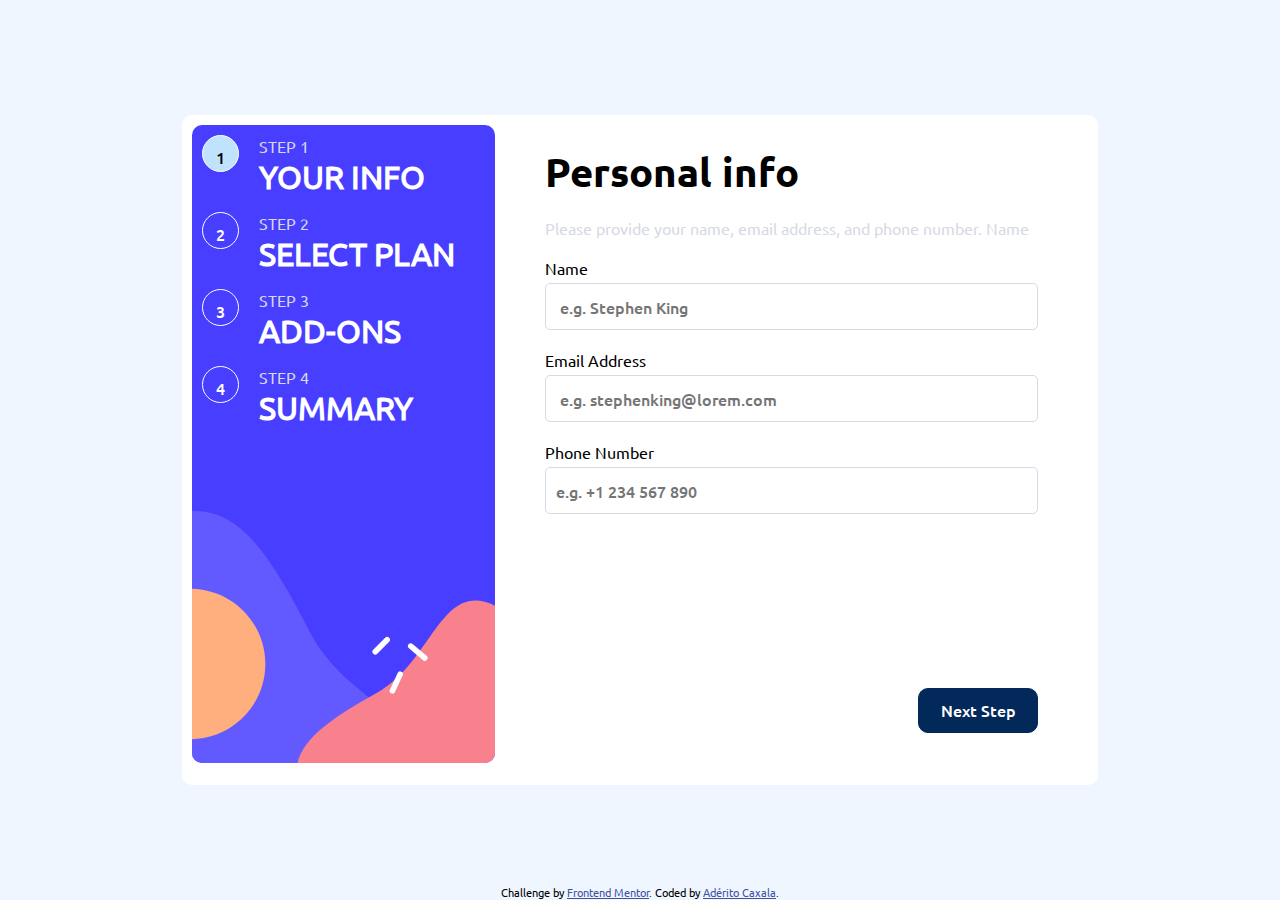
<file: index.html>
<!DOCTYPE html>
<html lang="pt-br">
<head>
  <meta charset="UTF-8">
  <meta name="viewport" content="width=device-width, initial-scale=1.0"> 
  <link rel="icon" type="image/png" sizes="32x32" href="assets/images/favicon-32x32.png"> 
  <title>Frontend Mentor | Multi-step form</title>
  <link rel="stylesheet" href="styles/style.css">
  <link rel="stylesheet" href="styles/media-query.css">
</head>
<body>
  <main>
    <!-- Sidebar start -->
    <section id="side-bar">
      <div>
        <div class="circle selected">1</div>
        <div class="info">
          <span>STEP 1</span>
          <h1>YOUR INFO</h1>
        </div>
      </div>
      <div>
        <div class="circle">2</div>
        <div class="info">
          <span>STEP 2</span>
          <h1>SELECT PLAN</h1>
        </div>
      </div>
      <div>
        <div class="circle">3</div>
        <div class="info">
          <span>STEP 3</span>
          <h1>ADD-ONS</h1>
        </div>
      </div>
      <div>
        <div class="circle">4</div>
        <div class="info">
          <span>STEP 4</span>
          <h1>SUMMARY</h1>
        </div>
      </div>
    </section>
    <!-- Sidebar end -->
    <!-- Step 1 start -->
    <section id="personal-info">
      <form action="#" method="post">
        <div>
          <h1>Personal info</h1>
        </div>
        <div>
          <p>
            Please provide your name, email address, and phone number.
            Name
          </p>
        </div>
        <div class="field">
          <div id="field-name">
            <label for="name">Name</label>
          </div>
          <input type="text" name="name" id="name" placeholder=" e.g. Stephen King" data-erro="none">
        </div>
        <div class="field">
          <div id="field-email">
            <label for="email">Email Address</label>
          </div>
          <input type="email" name="email" id="email" placeholder=" e.g. stephenking@lorem.com" data-erro="none">
        </div>
        <div class="field">
          <div id="field-number">
            <label for="phoneNumber">Phone Number</label>
          </div>
          <input type="text" autocomplete="tel" name="phone" id="phoneNumber" placeholder="e.g. +1 234 567 890" data-erro="none">
        </div>
      </form>
      <footer>
        <button id="btnNext-personal" type="submit">Next Step</button>
      </footer>
    </section>
  </main>
  <!-- Step 1 End -->
  <div class="attribution">
    Challenge by <a href="https://www.frontendmentor.io?ref=challenge" target="_blank">Frontend Mentor</a>. 
    Coded by <a href="https://www.linkedin.com/in/adérito-caxala" rel="noopener" target="_blank">Adérito Caxala</a>.
  </div>
  <script src="script/index.js"></script>
</body>
</html>
</file>
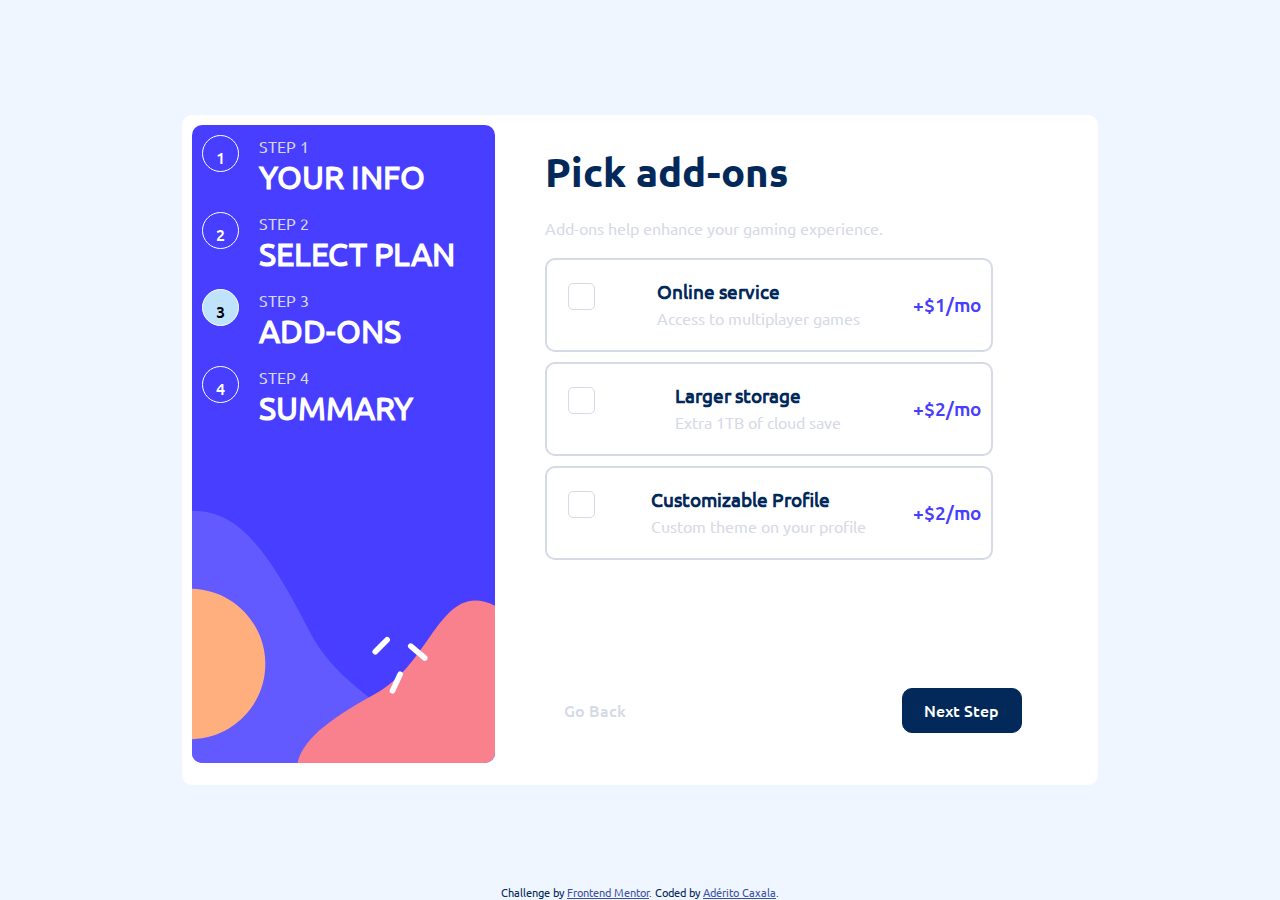
<file: add-ons.html>
<!DOCTYPE html>
<html lang="pt-br">
<head>
    <meta charset="UTF-8">
    <meta http-equiv="X-UA-Compatible" content="IE=edge">
    <meta name="viewport" content="width=device-width, initial-scale=1.0">
    <link rel="icon" type="image/png" sizes="32x32" href="assets/images/favicon-32x32.png"> 
    <title>Frontend Mentor | Multi-step form</title>
    <link rel="stylesheet" href="styles/add-ons/style.css">
    <link rel="stylesheet" href="styles/add-ons/media-query.css">
</head>
<body> 
    <main>
        <section id="side-bar">
        <div>
            <div class="circle">1</div>
            <div class="info">
                <span>STEP 1</span>
                <h1>YOUR INFO</h1>
            </div>
        </div>
        <div>
            <div class="circle">2</div>
            <div class="info">
                <span>STEP 2</span>
                <h1>SELECT PLAN</h1>
            </div>
        </div>
        <div>
            <div class="circle selected">3</div>
            <div class="info">
                <span>STEP 3</span>
                <h1>ADD-ONS</h1>
            </div>
        </div>
        <div>
            <div class="circle">4</div>
                <div class="info">
                <span>STEP 4</span>
                <h1>SUMMARY</h1>
            </div>
        </div>
        </section>
      <!-- Step 3 start -->
        <section id="add-ons">
            <form action="#" method="post">
                <div>
                    <h1>Pick add-ons</h1>
                </div>
                <div>
                    <p>
                        <span>Add-ons help enhance your gaming experience.</span>
                    </p>
                </div>
                <div class="cards-container">
                    <div class="card">
                        <div>
                            <input type="checkbox" name="onlineService" id="onlineService">
                        </div>
                        <p>
                            <strong>Online service</strong> <br><span>Access to multiplayer games</span>
                        </p>
                        <p class="price">+$1/mo</p>
                    </div>
                    <div class="card">
                        <div>
                            <input type="checkbox" name="lagerStorage" id="lagerStorage">
                        </div>
                        <p>
                            <strong>Larger storage</strong><br><span>Extra 1TB of cloud save</span>
                        </p>
                        <p class="price">+$2/mo</p>
                    </div>
                    <div class="card">
                        <div>
                            <input type="checkbox" name="customProfile" id="customProfile">
                        </div>
                        <p>
                            <strong>Customizable Profile</strong> <br><span>Custom theme on your profile</span>
                        </p>
                        <p class="price">+$2/mo</p>
                    </div>
                </div>
            </form>
            <footer>
                <button id="btnGoBack">Go Back</button>
                <button id="btnNext">Next Step</button>
            </footer>
        </section>
        <!-- Step 3 end -->
  </main>
  <div class="attribution">
    Challenge by <a href="https://www.frontendmentor.io?ref=challenge" target="_blank">Frontend Mentor</a>. 
    Coded by <a href="https://www.linkedin.com/in/adérito-caxala" rel="noopener noreferer" target="_blank">Adérito Caxala</a>.
  </div>
  <script src="script/add-ons.js"></script>
</body>
</html>
</file>
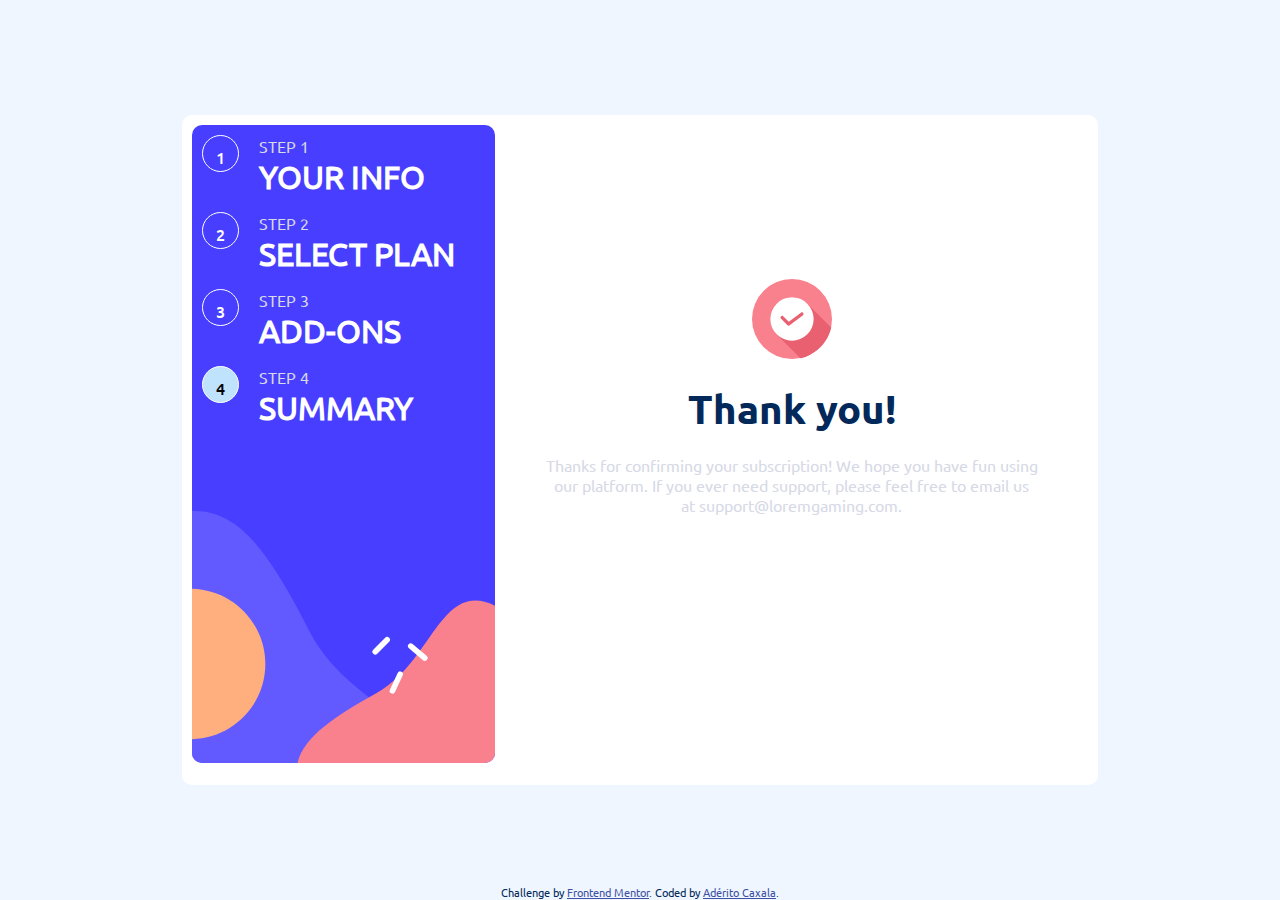
<file: finish-up.html>
<!DOCTYPE html>
<html lang="pt-br">
<head>
    <meta charset="UTF-8">
    <meta http-equiv="X-UA-Compatible" content="IE=edge">
    <meta name="viewport" content="width=device-width, initial-scale=1.0">
    <link rel="icon" type="image/png" sizes="32x32" href="assets/images/favicon-32x32.png"> 
    <title>Frontend Mentor | Multi-step form</title>
    <link rel="stylesheet" href="styles/finish-up/style.css">
    <link rel="stylesheet" href="styles/finish-up/media-query.css">
</head>
<body> 
    <main>
        <section id="side-bar">
        <div>
            <div class="circle">1</div>
            <div class="info">
                <span>STEP 1</span>
                <h1>YOUR INFO</h1>
            </div>
        </div>
        <div>
            <div class="circle">2</div>
            <div class="info">
                <span>STEP 2</span>
                <h1>SELECT PLAN</h1>
            </div>
        </div>
        <div>
            <div class="circle">3</div>
            <div class="info">
                <span>STEP 3</span>
                <h1>ADD-ONS</h1>
            </div>
        </div>
        <div>
            <div class="circle selected">4</div>
                <div class="info">
                <span>STEP 4</span>
                <h1>SUMMARY</h1>
            </div>
        </div>
        </section>
        <!-- Step 5 start -->
        <section id="finish-up">
            <form action="#" method="post">
                <div>
                    <img src="assets/images/icon-thank-you.svg" alt="">
                </div>
                <div>
                    <h1>Thank you!</h1>
                </div>
                <div>
                    <p>
                        <span>
                            Thanks for confirming your subscription! We hope you have fun
                            using our platform. If you ever need support, please feel free
                            to email us at support@loremgaming.com.
                        </span>
                    </p>
                </div>
            </form>
        </section>
        <!-- Step 5 end -->
  </main>
  <div class="attribution">
    Challenge by <a href="https://www.frontendmentor.io?ref=challenge" target="_blank">Frontend Mentor</a>. 
    Coded by <a href="https://www.linkedin.com/in/adérito-caxala" rel="noopener noreferer" target="_blank">Adérito Caxala</a>.
  </div>
</body>
</html>
</file>
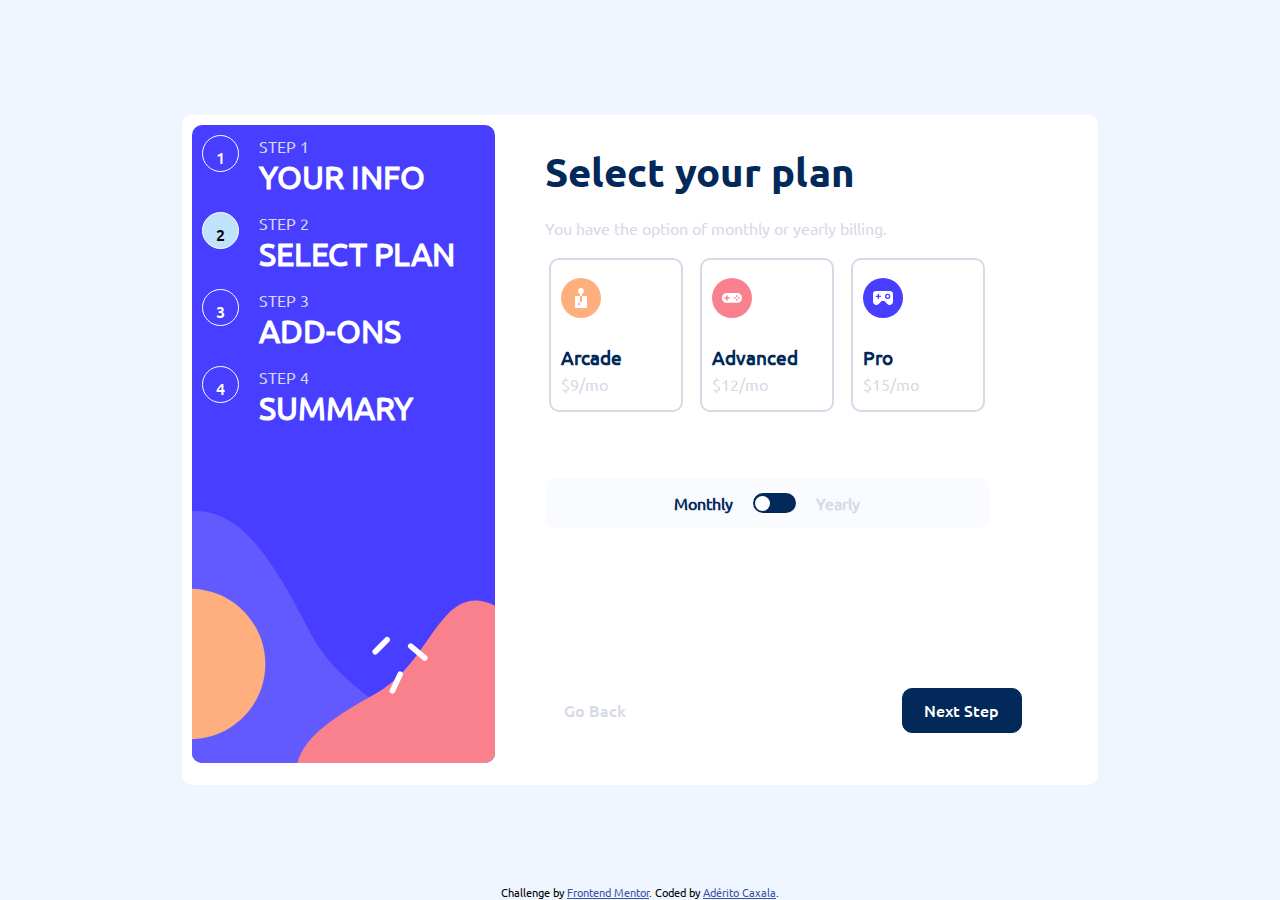
<file: select-plan.html>
<!DOCTYPE html>
<html lang="pt-br">
<head>
    <meta charset="UTF-8">
    <meta http-equiv="X-UA-Compatible" content="IE=edge">
    <meta name="viewport" content="width=device-width, initial-scale=1.0">
    <link rel="icon" type="image/png" sizes="32x32" href="assets/images/favicon-32x32.png"> 
    <title>Frontend Mentor | Multi-step form</title>
    <link rel="stylesheet" href="styles/select-plan/style.css">
    <link rel="stylesheet" href="styles/select-plan/media-query.css">
</head>
<body> 
    <main>
        <section id="side-bar">
        <div>
            <div class="circle">1</div>
                <div class="info">
                <span>STEP 1</span>
                <h1>YOUR INFO</h1>
            </div>
        </div>
        <div>
            <div class="circle selected">2</div>
                <div class="info">
                <span>STEP 2</span>
                <h1>SELECT PLAN</h1>
            </div>
        </div>
        <div>
            <div class="circle">3</div>
                <div class="info">
                <span>STEP 3</span>
                <h1>ADD-ONS</h1>
            </div>
        </div>
        <div>
            <div class="circle">4</div>
                <div class="info">
                <span>STEP 4</span>
                <h1>SUMMARY</h1>
            </div>
        </div>
        </section>
     <!-- Step 2 start -->
        <section id="select-plan">
            <form action="#" method="post">
                <div>
                    <h1>Select your plan</h1>
                </div>
                <div>
                    <p>
                        <span>You have the option of monthly or yearly billing.</span>
                    </p>
                </div>
                <div class="cards-container">
                    <div class="card">
                        <div id="arcade-img"></div>
                        <p><strong>Arcade</strong> <br><span id="sarcade">$9/mo</span></p>
                    </div>
                    <div class="card">
                        <div id="advanced-img"></div>
                        <p>
                            <strong>Advanced</strong> <br>
                            <span id="sadvanced">$12/mo</span>
                        </p>
                    </div>
                    <div class="card">
                        <div id="pro-img"></div>
                        <p><strong>Pro</strong> <br><span id="spro">$15/mo</span></p>
                    </div>
                </div>
                <div id="erro">
                    <p></p>
                </div>
                <div id="time">
                    <p>
                        <span class="selected-time"><strong>Monthly</strong></span>
                    </p>
                    <div id="toggle-back">
                        <div id="toggle"></div>
                    </div>
                    <p>
                        <span><strong>Yearly</strong></span>
                    </p>
                </div>
            </form>
            <footer>
                <button id="btnGoBack">Go Back</button>
                <button id="btnNext">Next Step</button>
            </footer>
        </section>
   <!-- Step 2 end -->
    
    <!-- Step 3 start -->
    <!-- <section>
    
      Pick add-ons
      Add-ons help enhance your gaming experience.
    
      Online service
      Access to multiplayer games
      +$1/mo
    
      Larger storage
      Extra 1TB of cloud save
      +$2/mo
    
      Customizable Profile
      Custom theme on your profile
      +$2/mo
    </section>
    Go Back
    Next Step -->
    <!-- Step 3 end -->
    <!-- Step 4 start -->
    <!-- Finishing up
    Double-check everything looks OK before confirming. -->
    <!-- Dynamically add subscription and add-on selections here -->
    <!-- Total (per month/year)
    Go Back
    Confirm -->
    <!-- Step 4 end -->
    <!-- Step 5 start -->
    <!-- Thank you!
    Thanks for confirming your subscription! We hope you have fun
    using our platform. If you ever need support, please feel free
    to email us at support@loremgaming.com.
    Step 5 end -->
  </main>
  
  <div class="attribution">
    Challenge by <a href="https://www.frontendmentor.io?ref=challenge" target="_blank">Frontend Mentor</a>. 
    Coded by <a href="https://www.linkedin.com/in/adérito-caxala" rel="noopener noreferer" target="_blank">Adérito Caxala</a>.
  </div>
  <script src="script/select-plan.js"></script>
</body>
</html>
</file>
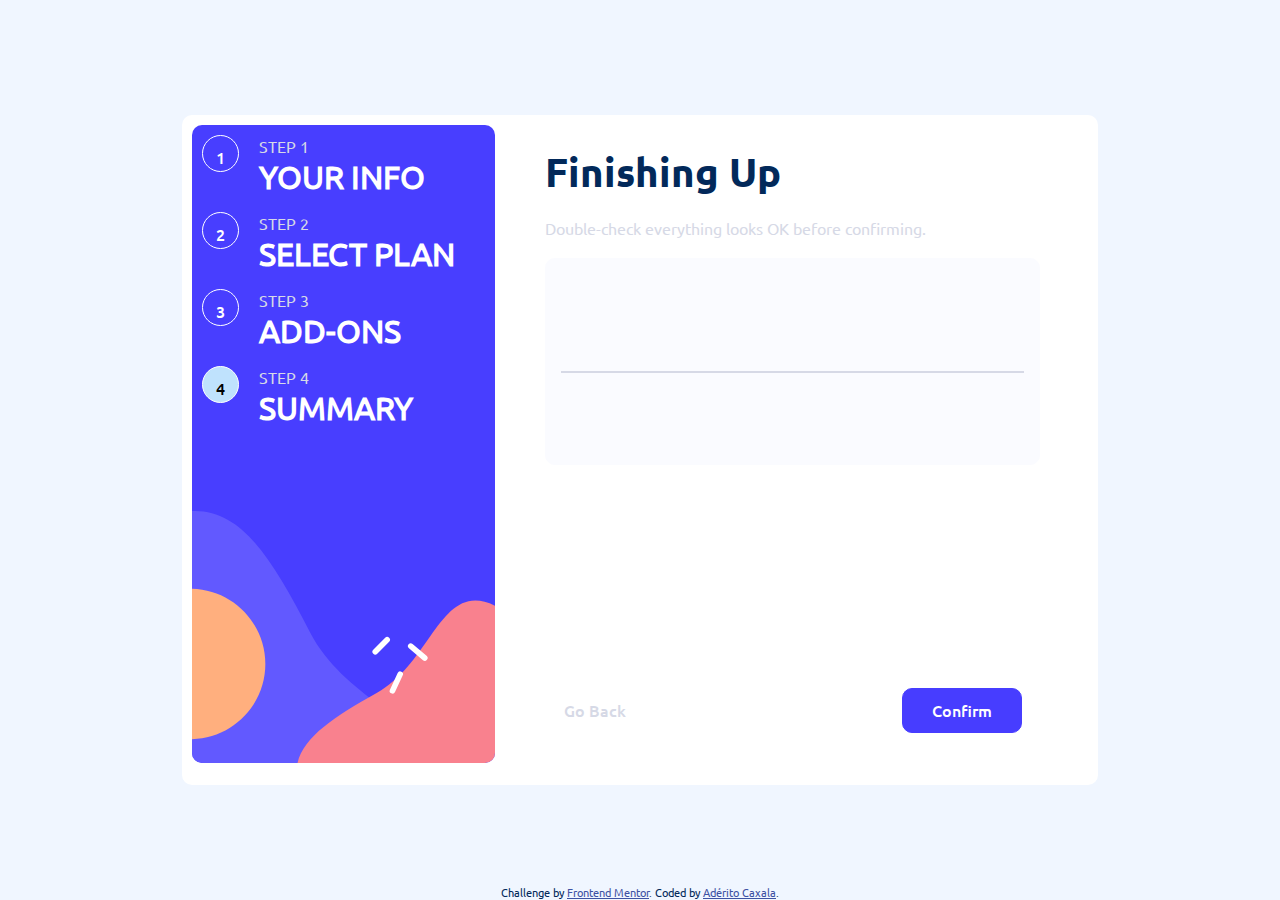
<file: summary.html>
<!DOCTYPE html>
<html lang="pt-br">
<head>
    <meta charset="UTF-8">
    <meta http-equiv="X-UA-Compatible" content="IE=edge">
    <meta name="viewport" content="width=device-width, initial-scale=1.0">
    <link rel="icon" type="image/png" sizes="32x32" href="assets/images/favicon-32x32.png"> 
    <title>Frontend Mentor | Multi-step form</title>
    <link rel="stylesheet" href="styles/summary/style.css">
    <link rel="stylesheet" href="styles/summary/media-query.css">
</head>
<body> 
    <main>
        <section id="side-bar">
        <div>
            <div class="circle">1</div>
            <div class="info">
                <span>STEP 1</span>
                <h1>YOUR INFO</h1>
            </div>
        </div>
        <div>
            <div class="circle">2</div>
            <div class="info">
                <span>STEP 2</span>
                <h1>SELECT PLAN</h1>
            </div>
        </div>
        <div>
            <div class="circle">3</div>
            <div class="info">
                <span>STEP 3</span>
                <h1>ADD-ONS</h1>
            </div>
        </div>
        <div>
            <div class="circle selected">4</div>
                <div class="info">
                <span>STEP 4</span>
                <h1>SUMMARY</h1>
            </div>
        </div>
        </section>
        <!-- Step 4 start -->
        <section id="summary">
            <form action="#" method="post">
                <div>
                    <h1>Finishing Up</h1>
                </div>
                <div>
                    <p>
                        <span>Double-check everything looks OK before confirming.</span>
                    </p>
                </div>
                <div class="plan-container">
                    <div id="plan-selected">
                    </div>
                </div>
                <section class="total-selected">
                </section>
            </form>
            <footer>
                <button id="btnGoBack">Go Back</button>
                <button id="btnConfirm">Confirm</button>
            </footer>
        </section>
    <!-- Step 4 end -->
  </main>
  <div class="attribution">
    Challenge by <a href="https://www.frontendmentor.io?ref=challenge" target="_blank">Frontend Mentor</a>. 
    Coded by <a href="https://www.linkedin.com/in/adérito-caxala" rel="noopener noreferer" target="_blank">Adérito Caxala</a>.
  </div>
  <script src="script/summary.js"></script>
</body>
</html>
</file>
<file: styles/style.css>
@charset "UTF-8";
@font-face {
    font-family: Ubuntu-bold;
    src: url(../assets/fonts/Ubuntu-Bold.ttf) format('truetype');
}
@font-face {
    font-family: Ubuntu-medium;
    src: url(../assets/fonts/Ubuntu-Medium.ttf) format('truetype');
}
@font-face {
    font-family: Ubuntu-regular;
    src: url(../assets/fonts/Ubuntu-Regular.ttf) format('truetype');
}
*{
    padding: 0px;
    margin: 0px;
    font-family: Ubuntu-regular, sans-serif;
}
*::selection{
    background-color: hsl(206, 100%, 59%);
}
body, html{
    width: 100vw;
    height: 100vh;
}
main{
    position: absolute;
    width: 100vw;
    height: 100vh;
    display: flex;
    flex-direction: column;
    background-color: hsl(206, 94%, 87%);
}
section#side-bar{
    background-image: url(../assets/images/bg-sidebar-mobile.svg);
    background-size: cover;
    background-repeat: no-repeat;
    display: flex;
    width: 100vw;
    height: 150px;
    justify-content: center;
    align-items: center;
    gap: 15px;

}
section#personal-info > form{
    background-color: hsl(0, 0%, 100%);
    transform: translate(30px, -40px);
    border-radius: 10px;
    width: calc(100% - 100px);
    gap: 20px;
    height: 90%;
    display: flex;
    flex-direction: column;
    padding: 20px;
    transition: width 1s, height 1s, transform 1s;
    transition-timing-function: ease;
}
section#personal-info  h1{
    font-family: Ubuntu-bold, sans-serif;
    font-weight: 700;
}
section#personal-info p{
    font-size: 16px;
    color: hsl(229, 24%, 87%);
}
section > footer{
    background-color: hsl(0, 0%, 100%);
    position: absolute;
    bottom: 0;
    width: 100%;
    height: 70px;
    display: flex;
    justify-content: flex-end;
    align-items: center;
}
div.circle{
    border: 1px solid hsl(0, 0%, 100%);
    height: 15px;
    width: 15px;
    text-align: center;
    display: inline-block;
    border-radius: 50%;
    padding: 10px;
    font-family: Ubuntu-medium, sans-serif;
    color: white;
}
div.selected{
   background-color: hsl(206, 94%, 87%);
   color: black;
}
div.circle:hover{
    background-color: hsl(206, 94%, 87%);
    cursor: pointer;
    color: black;
    transition: background-color 1s;
    transition-timing-function: ease;
}
div.info{
    display: none;
}
div.field{
    display: flex;
    flex-direction: column;
    gap: 5px;
}
div.field > input{
    font-family: Ubuntu-medium, sans-serif;
    font-weight: 700;
    font-size: 16px;
    padding: 10px;
    height: 25px;
    border: 1px solid hsl(229, 24%, 87%);
    border-radius: 5px;
    font-weight: 400;
}
div.field > div{
    display: flex;
    justify-content: space-between;
}
@keyframes slide {
    0%{color: rgb(255, 255, 255);}
    50%{color: rgba(255, 0, 0, 0.5);}
    100%{color: red;}
}
span.erro{
    color: red;
    animation: slide;
    animation-duration: 1s;
    animation-timing-function: ease;
}
section#personal-info button{
    position: absolute;
    right: 10px;
    height: 45px;
    width: 100px;
    font-family: Ubuntu-medium, sans-serif;
    font-weight: 500;
    font-size: 16px;
    color: white;
    background-color: hsl(213, 96%, 18%);
    border: 1px solid hsl(213, 96%, 18%);
    border-radius: 5px;
}

section#personal-info button:hover{
    cursor: pointer;
    background-color: hsl(243, 100%, 62%);
    border-color: hsl(243, 100%, 62%);
}

span{
    color: hsl(229, 24%, 87%);
}
.attribution { display: none; }
</file>
<file: styles/media-query.css>
@media only screen and (min-width:768px){
    body{
        background-color: hsl(217, 100%, 97%);
        display: flex;
        flex-direction: column-reverse;
    }
    main{
        position: absolute;
        top: 50%;
        left: 50%;
        background-color: hsl(0, 0%, 100%);
        height: 650px;
        width: 70vw;
        padding: 10px;
        transform: translate(-50%, -50%);
        border-radius: 10px;
        display: flex;
        flex-direction: row;
        justify-content: space-between;
        transition: width 1s, height 1s;
        transition-timing-function: ease;
    }
    section#personal-info{
        display: flex;
        flex-direction: column;
        justify-content: space-around;
        align-items: center;
        width: 70%;
        height: 95%;
    }
    section#personal-info > form{
        transform: none;
    }
    section#personal-info  h1{
        font-size: 40px;
    }
    section > footer{
        background-color: hsl(0, 0%, 100%);
        position: relative;
        width: 100%;
        height: 70px;
        display: flex;
        justify-content: flex-end;
        align-items: center;
    }
    section#side-bar{
        background-image: url(../assets/images/bg-sidebar-desktop.svg);
        background-position: bottom;
        height: 95%;
        width: 300px;
        flex-grow: 0;
        border-radius: 10px;
        display: flex;
        flex-direction: column;
        justify-content: flex-start;
        align-items: flex-start;
        padding: 10px;
    }
    section#side-bar > div{
        display: flex;
        gap: 20px;
    }
    div.info{
        display: block;
        color: hsl(0, 0%, 100%);
        font-family: Ubuntu-medium;
        font-weight: 500;
    }
    div.info h1{
        color: hsl(0, 0%, 100%);
    }
    section#personal-info button{
        right: 50px;
        border-radius: 10px;
        width: 120px;
    }
    .attribution { 
        font-size: 11px; 
        text-align: center; 
        display: block;
    }
    .attribution a { color: hsl(228, 45%, 44%); }
}
</file>
<file: styles/add-ons/style.css>
@charset "UTF-8";
@font-face {
    font-family: Ubuntu-bold;
    src: url(../../assets/fonts/Ubuntu-Bold.ttf) format('truetype');
}
@font-face {
    font-family: Ubuntu-medium;
    src: url(../../assets/fonts/Ubuntu-Medium.ttf) format('truetype');
}
@font-face {
    font-family: Ubuntu-regular;
    src: url(../../assets/fonts/Ubuntu-Regular.ttf) format('truetype');
}
*{
    padding: 0px;
    margin: 0px;
    font-family: Ubuntu-regular, sans-serif;
    color: hsl(213, 96%, 18%);
}
*::selection{
    background-color: hsl(206, 100%, 59%);
}
body, html{
    width: 100vw;
    height: 100vh;
}
main{
    position: absolute;
    width: 100vw;
    height: 100vh;
    display: flex;
    flex-direction: column;
    background-color: hsl(206, 94%, 87%);
}
section#side-bar{
    background-image: url(../../assets/images/bg-sidebar-mobile.svg);
    background-size: cover;
    background-repeat: no-repeat;
    display: flex;
    width: 100vw;
    height: 150px;
    justify-content: center;
    align-items: center;
    gap: 15px;
}
section#add-ons > form{
    background-color: hsl(0, 0%, 100%);
    transform: translate(30px, -40px);
    border-radius: 10px;
    width: calc(100% - 100px);
    gap: 20px;
    height: 90%;
    display: flex;
    flex-direction: column;
    padding: 20px;
    transition: width 1s, height 1s, transform 1s;
    transition-timing-function: ease;
}
section#add-ons h1{
    font-family: Ubuntu-bold, sans-serif;
    font-weight: 700;
}
section > footer{
    background-color: hsl(0, 0%, 100%);
    position: fixed;
    bottom: 0;
    width: 100%;
    height: 70px;
    display: flex;
    justify-content: space-between;
    align-items: center;
}
div.circle{
    border: 1px solid hsl(0, 0%, 100%);
    height: 15px;
    width: 15px;
    text-align: center;
    display: inline-block;
    border-radius: 50%;
    padding: 10px;
    font-family: Ubuntu-medium, sans-serif;
    color: white;
}
div.selected{
   background-color: hsl(206, 94%, 87%);
   color: black;
}
div.circle:hover{
    background-color: hsl(206, 94%, 87%);
    cursor: pointer;
    color: black;
    transition: background-color 1s;
    transition-timing-function: ease;
}
div.info{
    display: none;
}
div.cards-container{
    display: flex;
    flex-direction: column;
    gap: 10px;
}
div.card{
    border: 2px solid hsl(229, 24%, 87%);
    border-radius: 10px;
    display: flex;
    align-items: center;
    justify-content: space-around;
    height: 80px;
}
div.card > div{
    height: 50%;
    width: 30px;
    display: flex;
    flex-direction: column;
    justify-content: flex-start;
    align-items: center;
}
div.card p.price{
    color:hsl(243, 100%, 62%);
}
input[type="checkbox"]{
    position: relative;
    width: 25px;
    cursor: pointer;
}
input[type="checkbox"]::before{
    background-color:hsl(0, 0%, 100%);
    content: '';
    display: block;
    position: absolute;
    width: 25px;
    height: 25px;
    top: 0;
    left: 0;
    border: 1px solid hsl(229, 24%, 87%);
    border-radius: 5px;
}
input:checked::before{
    background-color: hsl(213, 96%, 18%);
}
input[type="checkbox"]:checked::after{
    content: '✔';
    display: block;
    width: 50%;
    height: 100%;
    color: white;
    transform: rotate(20deg) translate(-50%, 0%);
    position: absolute;
    top: 50%;
    left: 50%;
}
div.card:hover{
    border-color:  hsl(243, 100%, 62%);
    background-color:hsl(231, 100%, 99%);
    cursor: pointer;
}
div.card p{
    font-family: Ubuntu-medium, sans-serif;
    font-weight: 500;
    font-size: 1.2em;
}
div.select{
    border-color:  hsl(243, 100%, 62%);
    background-color:hsl(231, 100%, 99%);
}
div.card > p > span{
    font-size: 16px;
}
section#add-ons button#btnNext{
    position: relative;
    right: 10px;
    height: 45px;
    width: 100px;
    font-family: Ubuntu-medium, sans-serif;
    font-weight: 500;
    font-size: 16px;
    color: white;
    background-color: hsl(213, 96%, 18%);
    border: 1px solid hsl(213, 96%, 18%);
    border-radius: 5px;
}
section#add-ons button#btnNext:hover{
    cursor: pointer;
    background-color: hsl(243, 100%, 62%);
    border-color: hsl(243, 100%, 62%);
}
section#add-ons button#btnGoBack{
    position: relative;
    left: 10px;
    height: 45px;
    width: 100px;
    font-family: Ubuntu-medium, sans-serif;
    font-weight: 500;
    font-size: 16px;
    color: hsl(229, 24%, 87%);
    background-color: transparent;
    border: none;
    border-radius: 5px;
}

section#add-ons button#btnGoBack:hover{
    cursor: pointer;
    background-color: hsla(229, 24%, 87%, 0.24);
    border-color: hsl(229, 24%, 87%);
    color:hsl(213, 96%, 18%);
}
span{
    color: hsl(229, 24%, 87%);
}
.attribution { display: none; }
</file>
<file: styles/add-ons/media-query.css>
@media only screen and (min-width:768px){
    body{
        background-color: hsl(217, 100%, 97%);
        display: flex;
        flex-direction: column-reverse;
    }
    main{
        position: absolute;
        top: 50%;
        left: 50%;
        background-color: hsl(0, 0%, 100%);
        height: 650px;
        width: 70vw;
        padding: 10px;
        transform: translate(-50%, -50%);
        border-radius: 10px;
        display: flex;
        flex-direction: row;
        justify-content: space-between;
        transition: width 1s, height 1s;
        transition-timing-function: ease;
    }
    section#add-ons{
        display: flex;
        flex-direction: column;
        justify-content: space-around;
        align-items: center;
        width: 70%;
        height: 95%;
    }
    section#add-ons > form{
        transform: none;
    }
    section#add-ons  h1{
        font-size: 40px;
    }
    section#side-bar{
        background-image: url(../../assets/images/bg-sidebar-desktop.svg);
        background-position: bottom;
        height: 95%;
        width: 300px;
        flex-grow: 0;
        border-radius: 10px;
        display: flex;
        flex-direction: column;
        justify-content: flex-start;
        align-items: flex-start;
        padding: 10px;
    }
    section#side-bar > div{
        display: flex;
        gap: 20px;
    }
    div.info{
        display: block;
        color: hsl(0, 0%, 100%);
        font-family: Ubuntu-medium;
        font-weight: 500;
    }
    div.cards-container{
        flex-direction: column;
        height: 90%;
        width: 90%;
    }
    div.card{
        height: 90px;
        width: 100%;
        flex-direction: row;
        justify-content: space-between;
        align-items: center;
        flex-grow: 0;
    }
    div.card > div{
        width: 15%;
    }
    p.price{
        text-align: left;
        padding: 10px;
    }
    section > footer{
        position: relative;
        bottom: 0;
        width: 90%;
        justify-content: flex-start;
        gap: 50%;
        
    }
    div.info h1{
        color: hsl(0, 0%, 100%);
    }
    section#add-ons button#btnNext,
    section#add-ons button#btnGoBack{
        width: 120px;
        border-radius: 10px;
    }
    .attribution { 
        font-size: 11px; 
        text-align: center; 
        display: block;
    }
    .attribution a { color: hsl(228, 45%, 44%); }
}
</file>
<file: styles/finish-up/style.css>
@charset "UTF-8";
@font-face {
    font-family: Ubuntu-bold;
    src: url(../../assets/fonts/Ubuntu-Bold.ttf) format('truetype');
}
@font-face {
    font-family: Ubuntu-medium;
    src: url(../../assets/fonts/Ubuntu-Medium.ttf) format('truetype');
}
@font-face {
    font-family: Ubuntu-regular;
    src: url(../../assets/fonts/Ubuntu-Regular.ttf) format('truetype');
}
*{
    padding: 0px;
    margin: 0px;
    font-family: Ubuntu-regular, sans-serif;
    color: hsl(213, 96%, 18%);
}
*::selection{
    background-color: hsl(206, 100%, 59%);
}
body, html{
    width: 100vw;
    height: 100vh;
}
main{
    position: absolute;
    width: 100vw;
    height: 100vh;
    display: flex;
    flex-direction: column;
    background-color: hsl(206, 94%, 87%);
}
section#side-bar{
    background-image: url(../../assets/images/bg-sidebar-mobile.svg);
    background-size: cover;
    background-repeat: no-repeat;
    display: flex;
    width: 100vw;
    height: 150px;
    justify-content: center;
    align-items: center;
    gap: 15px;
}
section#finish-up > form{
    background-color: hsl(0, 0%, 100%);
    transform: translate(30px, -40px);
    border-radius: 10px;
    width: calc(100% - 100px);
    gap: 20px;
    height: 100%;
    display: flex;
    flex-direction: column;
    align-items: center;
    padding: 20px;
    transition: width 1s, height 1s, transform 1s;
    transition-timing-function: ease;
}
section#finish-up > form > div > p{
    text-align: center;
}
section#finish-up h1{
    font-family: Ubuntu-bold, sans-serif;
    font-weight: 700;
    text-align: center;
}
div.circle{
    border: 1px solid hsl(0, 0%, 100%);
    height: 15px;
    width: 15px;
    text-align: center;
    display: inline-block;
    border-radius: 50%;
    padding: 10px;
    font-family: Ubuntu-medium, sans-serif;
    color: white;
}
div.selected{
   background-color: hsl(206, 94%, 87%);
   color: black;
}
div.circle:hover{
    background-color: hsl(206, 94%, 87%);
    cursor: pointer;
    color: black;
    transition: background-color 1s;
    transition-timing-function: ease;
}
div.info{
    display: none;
}
span{
    color: hsl(229, 24%, 87%);
}
.attribution { display: none; }
</file>
<file: styles/finish-up/media-query.css>
@media only screen and (min-width:768px){
    body{
        background-color: hsl(217, 100%, 97%);
        display: flex;
        flex-direction: column-reverse;
    }
    main{
        position: absolute;
        top: 50%;
        left: 50%;
        background-color: hsl(0, 0%, 100%);
        height: 650px;
        width: 70vw;
        padding: 10px;
        transform: translate(-50%, -50%);
        border-radius: 10px;
        display: flex;
        flex-direction: row;
        justify-content: space-between;
        transition: width 1s, height 1s;
        transition-timing-function: ease;
    }
    section#finish-up{
        display: flex;
        flex-direction: column;
        align-items: center;
        justify-content: center;
        width: 70%;
        height: 95%;
    }
    section#finish-up > form{
        transform: none;
        height: 50%;
    }
    section#finish-up  h1{
        font-size: 40px;
    }
    section#side-bar{
        background-image: url(../../assets/images/bg-sidebar-desktop.svg);
        background-position: bottom;
        height: 95%;
        width: 300px;
        flex-grow: 0;
        border-radius: 10px;
        display: flex;
        flex-direction: column;
        justify-content: flex-start;
        align-items: flex-start;
        padding: 10px;
    }
    section#side-bar > div{
        display: flex;
        gap: 20px;
    }
    div.info{
        display: block;
        color: hsl(0, 0%, 100%);
        font-family: Ubuntu-medium;
        font-weight: 500;
    }
    div.info h1{
        color: hsl(0, 0%, 100%);
    }
    .attribution { 
        font-size: 11px; 
        text-align: center; 
        display: block;
    }
    .attribution a { color: hsl(228, 45%, 44%); }
}
</file>
<file: styles/select-plan/style.css>
@charset "UTF-8";
@font-face {
    font-family: Ubuntu-bold;
    src: url(../../assets/fonts/Ubuntu-Bold.ttf) format('truetype');
}
@font-face {
    font-family: Ubuntu-medium;
    src: url(../../assets/fonts/Ubuntu-Medium.ttf) format('truetype');
}
@font-face {
    font-family: Ubuntu-regular;
    src: url(../../assets/fonts/Ubuntu-Regular.ttf) format('truetype');
}
@keyframes roll-right{
   from{transform: translateX(0px);}
    to{transform: translateX(25px);} 
}
@keyframes roll-left{
   from{transform: translateX(25px);}
    to{transform: translateX(0px);} 
}
*{
    padding: 0px;
    margin: 0px;
    font-family: Ubuntu-regular, sans-serif;
}
*::selection{
    background-color: hsl(206, 100%, 59%);
}
body, html{
    width: 100vw;
    height: 100vh;
}
main{
    position: absolute;
    width: 100vw;
    height: 100vh;
    display: flex;
    flex-direction: column;
    background-color: hsl(206, 94%, 87%);
}
section#side-bar{
    background-image: url(../../assets/images/bg-sidebar-mobile.svg);
    background-size: cover;
    background-repeat: no-repeat;
    display: flex;
    width: 100vw;
    height: 150px;
    justify-content: center;
    align-items: center;
    gap: 15px;
}
section#select-plan > form{
    background-color: hsl(0, 0%, 100%);
    color:hsl(213, 96%, 18%);
    transform: translate(30px, -40px);
    border-radius: 10px;
    width: calc(100% - 100px);
    gap: 20px;
    height: 90%;
    display: flex;
    flex-direction: column;
    padding: 20px;
    transition: width 1s, height 1s, transform 1s;
    transition-timing-function: ease;
}
section#select-plan  h1{
    font-family: Ubuntu-bold, sans-serif;
    font-weight: 700;
}
section > footer{
    background-color: hsl(0, 0%, 100%);
    position: fixed;
    bottom: 0;
    width: 100%;
    height: 70px;
    display: flex;
    justify-content: space-between;
    align-items: center;
}
div.circle{
    border: 1px solid hsl(0, 0%, 100%);
    height: 15px;
    width: 15px;
    text-align: center;
    display: inline-block;
    border-radius: 50%;
    padding: 10px;
    font-family: Ubuntu-medium, sans-serif;
    color: white;
}
div.selected{
   background-color: hsl(206, 94%, 87%);
   color: black;
}
div.circle:hover{
    background-color: hsl(206, 94%, 87%);
    cursor: pointer;
    color: black;
    transition: background-color 1s;
    transition-timing-function: ease;
}
div.info{
    display: none;
}
div.cards-container{
    display: flex;
    flex-direction: column;
    gap: 10px;
}
div.card{
    border: 2px solid hsl(229, 24%, 87%);
    border-radius: 10px;
    display: flex;
    align-items: center;
    height: 80px;
}
div.card:hover{
    border-color:  hsl(243, 100%, 62%);
    background-color:hsl(231, 100%, 99%);
    cursor: pointer;
}
div.card div#arcade-img, div#pro-img, div#advanced-img{
    height: 50%;
    width: 25%;
    background-repeat: no-repeat;
    background-attachment: fixed;
    background-position: center;
}
div.card div#arcade-img{
    background-image: url(../../assets/images/icon-arcade.svg);
}
div.card div#advanced-img{
    background-image: url(../../assets/images/icon-advanced.svg);
}
div.card div#pro-img{
    background-image: url(../../assets/images/icon-pro.svg);
}
div.card p{
    font-family: Ubuntu-medium, sans-serif;
    font-weight: 500;
    font-size: 1.2em;
}
div.select{
    border-color:  hsl(243, 100%, 62%);
    background-color:hsl(231, 100%, 99%);
}
.selected-time{
    color: hsl(213, 96%, 18%);
}
div.card > p > span{
    font-size: 16px;
}
div#toggle-back{
    width: 40px;
    height: 35%;
    background-color: hsl(213, 96%, 18%);
    border-radius: 10px;
    align-items: center;
    padding: 1.5px;
    display: flex;
    justify-content: flex-start;
    align-items: center;
    margin: 20px;
}
div#toggle{
    position: relative;
    background-color: white;
    width: 15px;
    height: 15px;
    border-radius: 50%;
    cursor: pointer;
}
div#time{
    display: flex;
    justify-content: center;
    align-items: center;
    height: 50px;
    background-color:hsl(231, 100%, 99%);
    border-radius: 10px;
}
section#select-plan button#btnNext{
    position: relative;
    right: 10px;
    height: 45px;
    width: 100px;
    font-family: Ubuntu-medium, sans-serif;
    font-weight: 500;
    font-size: 16px;
    color: white;
    background-color: hsl(213, 96%, 18%);
    border: 1px solid hsl(213, 96%, 18%);
    border-radius: 5px;
}
section#select-plan button#btnNext:hover{
    cursor: pointer;
    background-color: hsl(243, 100%, 62%);
    border-color: hsl(243, 100%, 62%);
}
section#select-plan button#btnGoBack{
    position: relative;
    left: 10px;
    height: 45px;
    width: 100px;
    font-family: Ubuntu-medium, sans-serif;
    font-weight: 500;
    font-size: 16px;
    color: hsl(229, 24%, 87%);
    background-color: transparent;
    border: none;
    border-radius: 5px;
}

section#select-plan button#btnGoBack:hover{
    cursor: pointer;
    background-color: hsla(229, 24%, 87%, 0.24);
    border-color: hsl(229, 24%, 87%);
    color:hsl(213, 96%, 18%);
}
span{
    color: hsl(229, 24%, 87%);
}
.attribution { display: none; }
</file>
<file: styles/select-plan/media-query.css>
@media only screen and (min-width:768px){
    body{
        background-color: hsl(217, 100%, 97%);
        display: flex;
        flex-direction: column-reverse;
    }
    main{
        position: absolute;
        top: 50%;
        left: 50%;
        background-color: hsl(0, 0%, 100%);
        height: 650px;
        width: 70vw;
        padding: 10px;
        transform: translate(-50%, -50%);
        border-radius: 10px;
        display: flex;
        flex-direction: row;
        justify-content: space-between;
        transition: width 1s, height 1s;
        transition-timing-function: ease;
    }
    section#select-plan{
        display: flex;
        flex-direction: column;
        justify-content: space-around;
        align-items: center;
        width: 70%;
        height: 95%;
    }
    section#select-plan > form{
        transform: none;
    }
    section#select-plan  h1{
        font-size: 40px;
    }
    section > footer{
        background-color: hsl(0, 0%, 100%);
        position: relative;
        width: 100%;
        height: 70px;
        display: flex;
        justify-content: flex-end;
        align-items: center;
    }
    section#side-bar{
        background-image: url(../../assets/images/bg-sidebar-desktop.svg);
        background-position: bottom;
        height: 95%;
        width: 300px;
        flex-grow: 0;
        border-radius: 10px;
        display: flex;
        flex-direction: column;
        justify-content: flex-start;
        align-items: flex-start;
        padding: 10px;
    }
    section#side-bar > div{
        display: flex;
        gap: 20px;
    }
    div.info{
        display: block;
        color: hsl(0, 0%, 100%);
        font-family: Ubuntu-medium;
        font-weight: 500;
    }
    div.cards-container{
        flex-direction: row;
        justify-content: space-around;
        height: 180px;
        width: 90%;
    }
    div#time{
        width: 90%;
    }
    div.card div#arcade-img, div#pro-img, div#advanced-img{
        width: 100%;
        background-position: 10px;
    }
    div.card{
        height: 150px;
        width: 130px;
        flex-direction: column;
        justify-content: flex-start;
        align-items: flex-start;
        flex-grow: 0;
    }
    div.card  p{
        text-align: left;
        padding: 10px;
    }
    section > footer{
        position: relative;
        bottom: 0;
        width: 90%;
        justify-content: flex-start;
        gap: 50%;
        
    }
    section#select-plan button#btnNext,
    section#select-plan button#btnGoBack{
        width: 120px;
        border-radius: 10px;
    }
    .attribution { 
        font-size: 11px; 
        text-align: center; 
        display: block;
    }
    .attribution a { color: hsl(228, 45%, 44%); }
}
</file>
<file: styles/summary/style.css>
@charset "UTF-8";
@font-face {
    font-family: Ubuntu-bold;
    src: url(../../assets/fonts/Ubuntu-Bold.ttf) format('truetype');
}
@font-face {
    font-family: Ubuntu-medium;
    src: url(../../assets/fonts/Ubuntu-Medium.ttf) format('truetype');
}
@font-face {
    font-family: Ubuntu-regular;
    src: url(../../assets/fonts/Ubuntu-Regular.ttf) format('truetype');
}
*{
    padding: 0px;
    margin: 0px;
    font-family: Ubuntu-regular, sans-serif;
    color: hsl(213, 96%, 18%);
}
*::selection{
    background-color: hsl(206, 100%, 59%);
}
body, html{
    width: 100vw;
    height: 100vh;
}
main{
    position: absolute;
    width: 100vw;
    height: 100vh;
    display: flex;
    flex-direction: column;
    background-color: hsl(206, 94%, 87%);
}
section#side-bar{
    background-image: url(../../assets/images/bg-sidebar-mobile.svg);
    background-size: cover;
    background-repeat: no-repeat;
    display: flex;
    width: 100vw;
    height: 150px;
    justify-content: center;
    align-items: center;
    gap: 15px;
}
section#summary > form{
    background-color: hsl(0, 0%, 100%);
    transform: translate(30px, -40px);
    border-radius: 10px;
    width: calc(100% - 100px);
    gap: 20px;
    height: 90%;
    display: flex;
    flex-direction: column;
    padding: 20px;
    transition: width 1s, height 1s, transform 1s;
    transition-timing-function: ease;
}
section#summary h1{
    font-family: Ubuntu-bold, sans-serif;
    font-weight: 700;
}
section > footer{
    background-color: hsl(0, 0%, 100%);
    position: fixed;
    bottom: 0;
    width: 100%;
    height: 70px;
    display: flex;
    justify-content: space-between;
    align-items: center;
}
div.circle{
    border: 1px solid hsl(0, 0%, 100%);
    height: 15px;
    width: 15px;
    text-align: center;
    display: inline-block;
    border-radius: 50%;
    padding: 10px;
    font-family: Ubuntu-medium, sans-serif;
    color: white;
}
div.selected{
   background-color: hsl(206, 94%, 87%);
   color: black;
}
div.circle:hover{
    background-color: hsl(206, 94%, 87%);
    cursor: pointer;
    color: black;
    transition: background-color 1s;
    transition-timing-function: ease;
}
div.info{
    display: none;
}
div.plan-container{
    width: 100%;
    height: 50%;
    display: flex;
    flex-direction: column;
    justify-content: center;
    align-items: center;
    background-color:hsl(231, 100%, 99%);
    border: 1px solid hsl(231, 100%, 99%);
    border-radius: 10px;
    gap: 10px;
}
div.plan-container > div#plan-selected{
    display: flex;
    padding: 10px;
    justify-content: space-between;
    align-items: center;
    width: 90%;
    border-bottom: 2px solid hsl(229, 24%, 87%);
}
div#plan-selected > p > a{
    color: hsl(229, 24%, 87%);
}
div.add-ons{
    display: flex;
    justify-content: space-between;
    width: 90%;
}
section.total-selected{
    display: flex;
    justify-content: space-between;
    width: 90%;
    align-self: center;
}
p.add-on-price{
    font-weight: 500;
    font-family: Ubuntu-medium, sans-serif;
}
section.total-selected > p#total{
    color: hsl(243, 100%, 62%);
    font-weight: 700;
}
section#summary button#btnConfirm{
    position: relative;
    right: 10px;
    height: 45px;
    width: 100px;
    font-family: Ubuntu-medium, sans-serif;
    font-weight: 500;
    font-size: 16px;
    color: white;
    background-color: hsl(243, 100%, 62%);
    border: 1px solid hsl(243, 100%, 62%);
    border-radius: 5px;
    cursor: pointer;
}
section#summary button#btnGoBack{
    position: relative;
    left: 10px;
    height: 45px;
    width: 100px;
    font-family: Ubuntu-medium, sans-serif;
    font-weight: 500;
    font-size: 16px;
    color: hsl(229, 24%, 87%);
    background-color: transparent;
    border: none;
    border-radius: 5px;
}
section#summary button#btnGoBack:hover{
    cursor: pointer;
    background-color: hsla(229, 24%, 87%, 0.24);
    border-color: hsl(229, 24%, 87%);
    color:hsl(213, 96%, 18%);
}
span{
    color: hsl(229, 24%, 87%);
}
.attribution { display: none; }
</file>
<file: styles/summary/media-query.css>
@media only screen and (min-width:768px){
    body{
        background-color: hsl(217, 100%, 97%);
        display: flex;
        flex-direction: column-reverse;
    }
    main{
        position: absolute;
        top: 50%;
        left: 50%;
        background-color: hsl(0, 0%, 100%);
        height: 650px;
        width: 70vw;
        padding: 10px;
        transform: translate(-50%, -50%);
        border-radius: 10px;
        display: flex;
        flex-direction: row;
        justify-content: space-between;
        transition: width 1s, height 1s;
        transition-timing-function: ease;
    }
    section#summary{
        display: flex;
        flex-direction: column;
        justify-content: space-around;
        align-items: center;
        width: 70%;
        height: 95%;
    }
    section#summary > form{
        transform: none;
    }
    div.plan-container{
        justify-content: space-around;
        height: 40%;
    }
    section#summary  h1{
        font-size: 40px;
    }
    section#side-bar{
        background-image: url(../../assets/images/bg-sidebar-desktop.svg);
        background-position: bottom;
        height: 95%;
        width: 300px;
        flex-grow: 0;
        border-radius: 10px;
        display: flex;
        flex-direction: column;
        justify-content: flex-start;
        align-items: flex-start;
        padding: 10px;
    }
    section#side-bar > div{
        display: flex;
        gap: 20px;
    }
    div.info{
        display: block;
        color: hsl(0, 0%, 100%);
        font-family: Ubuntu-medium;
        font-weight: 500;
    }
    p.price{
        text-align: left;
        padding: 10px;
    }
    section > footer{
        position: relative;
        bottom: 0;
        width: 90%;
        justify-content: flex-start;
        gap: 50%;
        
    }
    div.info h1{
        color: hsl(0, 0%, 100%);
    }
    section#summary button#btnConfirm,
    section#summary button#btnGoBack{
        width: 120px;
        border-radius: 10px;
    }
    .attribution { 
        font-size: 11px; 
        text-align: center; 
        display: block;
    }
    .attribution a { color: hsl(228, 45%, 44%); }
}
</file>
